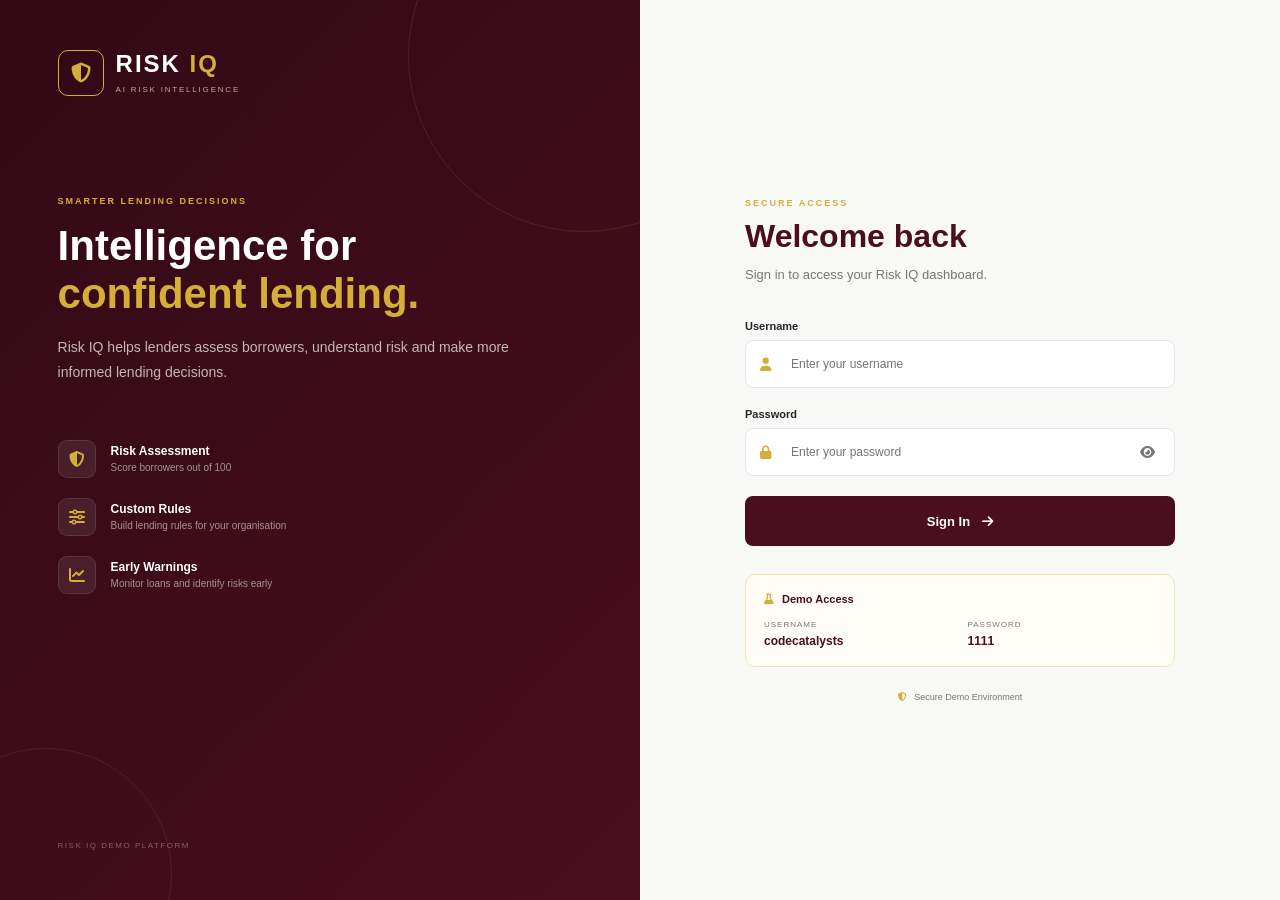
<file: index.html>
<!DOCTYPE html>
<html lang="en">

<head>

    <meta charset="UTF-8">

    <meta
        name="viewport"
        content="width=device-width, initial-scale=1.0"
    >

    <title>Risk IQ | Dashboard</title>

    <link
        rel="stylesheet"
        href="dashboard.css"
    >

    <link
        rel="stylesheet"
        href="https://cdnjs.cloudflare.com/ajax/libs/font-awesome/6.7.2/css/all.min.css"
    >

</head>

<body>

<div class="app">


    <!-- ================= SIDEBAR ================= -->

    <aside class="sidebar" id="sidebar">


        <!-- BRAND -->

        <div class="brand">

            <div class="brand-logo">
                <i class="fa-solid fa-shield-halved"></i>
            </div>

            <div class="brand-text">

                <h1>
                    RISK <span>IQ</span>
                </h1>

                <small>
                    AI RISK INTELLIGENCE
                </small>

            </div>

        </div>


        <!-- SIDEBAR TOGGLE -->

        <button
            class="sidebar-toggle"
            id="sidebarToggle"
            type="button"
        >
            <i class="fa-solid fa-chevron-left"></i>
        </button>


        <!-- NAVIGATION -->

        <nav class="navigation">

            <a
                href="index.html"
                class="nav-item active"
            >
                <i class="fa-solid fa-chart-pie"></i>
                <span>Dashboard</span>
            </a>


            <a
                href="loan-applications.html"
                class="nav-item"
            >
                <i class="fa-solid fa-file-lines"></i>
                <span>Loan Applications</span>
            </a>


            <a
                href="risk-assessment.html"
                class="nav-item"
            >
                <i class="fa-solid fa-shield-halved"></i>
                <span>Risk Assessment</span>
            </a>


            <a
                href="risk-rules.html"
                class="nav-item"
            >
                <i class="fa-solid fa-sliders"></i>
                <span>Risk Rules</span>
            </a>


            <a
                href="monitoring.html"
                class="nav-item"
            >
                <i class="fa-solid fa-tower-broadcast"></i>
                <span>Monitoring</span>
            </a>

        </nav>


        <!-- USER -->

        <div class="sidebar-bottom">

            <div class="admin-profile">

                <div class="avatar">
                    CC
                </div>

                <div class="admin-info">

                    <strong id="sidebarUserName">
                        CodeCatalysts
                    </strong>

                    <small>
                        Risk Intelligence
                    </small>

                </div>

            </div>

        </div>


    </aside>


    <!-- ================= MAIN ================= -->

    <main
        class="main"
        id="main"
    >


        <!-- ================= TOPBAR ================= -->

        <header class="topbar">


            <div class="top-title">

                <p>
                    OVERVIEW / DASHBOARD
                </p>

                <h2>
                    Risk Intelligence Dashboard
                </h2>

            </div>


            <div class="top-actions">


                <div class="live-status">

                    <span></span>

                    SYSTEM LIVE

                </div>


                <div class="top-user">

                    <div class="avatar">
                        CC
                    </div>

                    <div>

                        <strong id="topUserName">
                            CodeCatalysts
                        </strong>

                        <small>
                            Administrator
                        </small>

                    </div>

                </div>


                <button
                    class="logout-btn"
                    id="logoutBtn"
                    type="button"
                    title="Logout"
                >
                    <i class="fa-solid fa-right-from-bracket"></i>
                </button>


            </div>

        </header>


        <!-- ================= CONTENT ================= -->

        <section class="content">


            <!-- ================= WELCOME ================= -->

            <div class="welcome-section">


                <div>

                    <p class="eyebrow">
                        SMARTER LENDING DECISIONS
                    </p>

                    <h1>
                        Welcome back,
                        <span id="welcomeUser">
                            CodeCatalysts
                        </span>
                    </h1>

                    <p class="welcome-text">
                        Monitor borrower risk, track assessments
                        and make confident lending decisions using
                        intelligent risk analysis.
                    </p>

                </div>


                <a
                    href="risk-assessment.html"
                    class="assessment-btn"
                >

                    <i class="fa-solid fa-plus"></i>

                    Run Risk Assessment

                </a>


            </div>


            <!-- ================= KPI CARDS ================= -->

            <div class="kpi-grid">


                <!-- TOTAL -->

                <div class="kpi-card">

                    <div class="kpi-header">

                        <div class="kpi-icon">
                            <i class="fa-solid fa-file-lines"></i>
                        </div>

                        <span>
                            TOTAL ASSESSMENTS
                        </span>

                    </div>

                    <strong id="totalApplications">
                        0
                    </strong>

                    <small>
                        Borrowers assessed
                    </small>

                </div>


                <!-- APPROVED -->

                <div class="kpi-card">

                    <div class="kpi-header">

                        <div class="kpi-icon approved-icon">
                            <i class="fa-solid fa-circle-check"></i>
                        </div>

                        <span>
                            APPROVED
                        </span>

                    </div>

                    <strong id="approvedApplications">
                        0
                    </strong>

                    <small>
                        Low risk applications
                    </small>

                </div>


                <!-- MEDIUM -->

                <div class="kpi-card">

                    <div class="kpi-header">

                        <div class="kpi-icon medium-icon">
                            <i class="fa-solid fa-scale-balanced"></i>
                        </div>

                        <span>
                            MEDIUM RISK
                        </span>

                    </div>

                    <strong id="mediumApplications">
                        0
                    </strong>

                    <small>
                        Requires review
                    </small>

                </div>


                <!-- HIGH -->

                <div class="kpi-card">

                    <div class="kpi-header">

                        <div class="kpi-icon high-icon">
                            <i class="fa-solid fa-triangle-exclamation"></i>
                        </div>

                        <span>
                            HIGH RISK
                        </span>

                    </div>

                    <strong id="highApplications">
                        0
                    </strong>

                    <small>
                        High risk borrowers
                    </small>

                </div>


            </div>


            <!-- ================= MIDDLE SECTION ================= -->

            <div class="dashboard-grid">


                <!-- RECENT ASSESSMENTS -->

                <div class="panel recent-panel">


                    <div class="panel-header">

                        <div>

                            <p class="panel-eyebrow">
                                RECENT ACTIVITY
                            </p>

                            <h3>
                                Recent Assessments
                            </h3>

                        </div>


                        <a
                            href="loan-applications.html"
                            class="view-all"
                        >
                            View All
                            <i class="fa-solid fa-arrow-right"></i>
                        </a>

                    </div>


                    <div
                        id="recentApplications"
                        class="applications-list"
                    >


                        <!-- JavaScript puts applications here -->


                    </div>


                </div>


                <!-- RISK DISTRIBUTION -->

                <div class="panel risk-panel">


                    <div class="panel-header">

                        <div>

                            <p class="panel-eyebrow">
                                RISK OVERVIEW
                            </p>

                            <h3>
                                Risk Distribution
                            </h3>

                        </div>

                    </div>


                    <div class="risk-score-display">

                        <div class="average-score">

                            <strong id="averageScore">
                                0
                            </strong>

                            <span>
                                AVERAGE SCORE
                            </span>

                        </div>

                    </div>


                    <div class="risk-distribution">


                        <!-- LOW -->

                        <div class="distribution-item">

                            <div class="distribution-header">

                                <span>

                                    <i class="fa-solid fa-circle low"></i>

                                    Low Risk

                                </span>

                                <strong id="lowPercent">
                                    0%
                                </strong>

                            </div>


                            <div class="progress-bar">

                                <div
                                    class="progress-fill low-fill"
                                    id="lowBar"
                                ></div>

                            </div>

                        </div>


                        <!-- MEDIUM -->

                        <div class="distribution-item">

                            <div class="distribution-header">

                                <span>

                                    <i class="fa-solid fa-circle medium"></i>

                                    Medium Risk

                                </span>

                                <strong id="mediumPercent">
                                    0%
                                </strong>

                            </div>


                            <div class="progress-bar">

                                <div
                                    class="progress-fill medium-fill"
                                    id="mediumBar"
                                ></div>

                            </div>

                        </div>


                        <!-- HIGH -->

                        <div class="distribution-item">

                            <div class="distribution-header">

                                <span>

                                    <i class="fa-solid fa-circle high"></i>

                                    High Risk

                                </span>

                                <strong id="highPercent">
                                    0%
                                </strong>

                            </div>


                            <div class="progress-bar">

                                <div
                                    class="progress-fill high-fill"
                                    id="highBar"
                                ></div>

                            </div>

                        </div>


                    </div>


                    <div class="score-guide">

                        <p>
                            <strong>75–100</strong>
                            Low Risk
                        </p>

                        <p>
                            <strong>50–74</strong>
                            Medium Risk
                        </p>

                        <p>
                            <strong>0–49</strong>
                            High Risk
                        </p>

                    </div>


                </div>


            </div>


            <!-- ================= BOTTOM SECTION ================= -->

            <div class="bottom-grid">


                <!-- ENGINE -->

                <div class="panel engine-panel">


                    <div class="panel-header">

                        <div>

                            <p class="panel-eyebrow">
                                RISK IQ ENGINE
                            </p>

                            <h3>
                                Engine Status
                            </h3>

                        </div>

                    </div>


                    <div class="engine-list">


                        <div class="engine-item">

                            <div class="engine-icon">

                                <i class="fa-solid fa-sliders"></i>

                            </div>


                            <div>

                                <strong>
                                    Custom Risk Rules
                                </strong>

                                <small id="ruleCount">
                                    0 active rules
                                </small>

                            </div>


                            <span class="status-ready">
                                ACTIVE
                            </span>

                        </div>


                        <div class="engine-item">

                            <div class="engine-icon">

                                <i class="fa-solid fa-shield-check"></i>

                            </div>


                            <div>

                                <strong>
                                    Data Verification
                                </strong>

                                <small>
                                    Ready to check borrower information
                                </small>

                            </div>


                            <span class="status-ready">
                                READY
                            </span>

                        </div>


                        <div class="engine-item">

                            <div class="engine-icon">

                                <i class="fa-solid fa-brain"></i>

                            </div>


                            <div>

                                <strong>
                                    Risk Reasoning
                                </strong>

                                <small>
                                    Explains why each score was given
                                </small>

                            </div>


                            <span class="status-ready">
                                ONLINE
                            </span>

                        </div>


                    </div>


                    <a
                        href="risk-rules.html"
                        class="manage-link"
                    >
                        Manage Risk Rules
                        <i class="fa-solid fa-arrow-right"></i>
                    </a>


                </div>


                <!-- QUICK ACTIONS -->

                <div class="panel quick-panel">


                    <div class="panel-header">

                        <div>

                            <p class="panel-eyebrow">
                                QUICK ACCESS
                            </p>

                            <h3>
                                Get Started
                            </h3>

                        </div>

                    </div>


                    <div class="quick-actions">


                        <a
                            href="risk-assessment.html"
                            class="quick-action"
                        >

                            <div class="quick-icon">

                                <i class="fa-solid fa-user-check"></i>

                            </div>


                            <div>

                                <strong>
                                    Assess a Borrower
                                </strong>

                                <small>
                                    Verify data and calculate risk
                                </small>

                            </div>


                            <i class="fa-solid fa-chevron-right"></i>

                        </a>


                        <a
                            href="loan-applications.html"
                            class="quick-action"
                        >

                            <div class="quick-icon">

                                <i class="fa-solid fa-folder-open"></i>

                            </div>


                            <div>

                                <strong>
                                    Review Applications
                                </strong>

                                <small>
                                    View all assessment decisions
                                </small>

                            </div>


                            <i class="fa-solid fa-chevron-right"></i>

                        </a>


                        <a
                            href="monitoring.html"
                            class="quick-action"
                        >

                            <div class="quick-icon">

                                <i class="fa-solid fa-tower-broadcast"></i>

                            </div>


                            <div>

                                <strong>
                                    Monitoring Alerts
                                </strong>

                                <small>
                                    Track late and at-risk repayments
                                </small>

                            </div>


                            <i class="fa-solid fa-chevron-right"></i>

                        </a>


                    </div>


                </div>


            </div>


            <!-- FOOTER -->

            <div class="dashboard-footer">

                <span>
                    <i class="fa-solid fa-shield-halved"></i>
                    RISK IQ DEMO PLATFORM
                </span>

                <small>
                    AI-Powered Risk Intelligence for Smarter Lending
                </small>

            </div>


        </section>

    </main>


</div>


<!-- ================= JAVASCRIPT ================= -->

<script src="storage.js"></script>
<script src="dashboard.js"></script>

</body>
</html>
</file>
<file: dashboard.css>
:root {

    --burgundy: #4A0E1E;
    --burgundy-dark: #320915;

    --gold: #D4AF37;

    --white: #FFFFFF;
    --background: #F8F8F7;

    --text: #292526;
    --muted: #777777;

    --border: #E8E3E4;

    --green: #2E7D5B;
    --green-bg: #EDF7F1;

    --orange: #C98512;
    --orange-bg: #FFF6E5;

    --red: #B84040;
    --red-bg: #FFF1F1;
}


/* ================= RESET ================= */

* {
    box-sizing: border-box;
    margin: 0;
    padding: 0;
}


body {
    font-family: Arial, sans-serif;
    background: var(--background);
    color: var(--text);
}


a {
    text-decoration: none;
}


/* ================= APP ================= */

.app {
    min-height: 100vh;
}


/* ================= SIDEBAR ================= */

.sidebar {

    position: fixed;

    top: 0;
    left: 0;

    width: 250px;
    height: 100vh;

    background:
        linear-gradient(
            180deg,
            var(--burgundy-dark),
            var(--burgundy)
        );

    color: white;

    padding: 24px 16px;

    display: flex;
    flex-direction: column;

    transition: 0.25s ease;

    z-index: 100;
}


.brand {

    display: flex;
    align-items: center;

    gap: 11px;

    padding: 5px 12px 35px;
}


/* SMALL LOGO */

.brand-logo {

    width: 38px;
    height: 38px;

    border: 1px solid var(--gold);

    border-radius: 9px;

    display: grid;
    place-items: center;

    color: var(--gold);

    font-size: 17px;

    flex-shrink: 0;
}


.brand-text h1 {

    font-size: 20px;

    letter-spacing: 1.5px;
}


.brand-text h1 span {
    color: var(--gold);
}


.brand-text small {

    display: block;

    color: rgba(255,255,255,0.55);

    font-size: 7px;

    letter-spacing: 1.4px;

    margin-top: 3px;
}


/* ================= TOGGLE ================= */

.sidebar-toggle {

    position: absolute;

    right: -12px;
    top: 80px;

    width: 25px;
    height: 25px;

    border-radius: 50%;

    border: 1px solid var(--border);

    background: white;

    color: var(--burgundy);

    cursor: pointer;

    z-index: 5;
}


/* ================= NAV ================= */

.navigation {

    display: flex;
    flex-direction: column;

    gap: 6px;
}


.nav-item {

    color: rgba(255,255,255,0.65);

    padding: 12px 14px;

    border-radius: 8px;

    display: flex;
    align-items: center;

    gap: 13px;

    font-size: 12px;

    transition: 0.2s;
}


.nav-item i {
    width: 18px;
    text-align: center;
}


.nav-item:hover {

    background: rgba(255,255,255,0.08);

    color: white;
}


.nav-item.active {

    background: white;

    color: var(--burgundy);

    font-weight: bold;
}


/* ================= SIDEBAR USER ================= */

.sidebar-bottom {
    margin-top: auto;
}


.admin-profile {

    border-top: 1px solid rgba(255,255,255,0.12);

    padding: 18px 10px 5px;

    display: flex;
    align-items: center;

    gap: 10px;
}


.avatar {

    width: 36px;
    height: 36px;

    border-radius: 50%;

    background: var(--gold);

    color: var(--burgundy);

    display: grid;
    place-items: center;

    font-size: 11px;
    font-weight: bold;

    flex-shrink: 0;
}


.admin-info strong,
.admin-info small {

    display: block;
}


.admin-info strong {
    font-size: 11px;
}


.admin-info small {

    color: rgba(255,255,255,0.5);

    font-size: 8px;

    margin-top: 3px;
}


/* ================= MAIN ================= */

.main {

    margin-left: 250px;

    min-height: 100vh;

    transition: 0.25s ease;
}


/* ================= TOPBAR ================= */

.topbar {

    height: 78px;

    background: white;

    border-bottom: 1px solid var(--border);

    padding: 0 38px;

    display: flex;
    align-items: center;
    justify-content: space-between;
}


.top-title p {

    color: var(--muted);

    font-size: 8px;

    letter-spacing: 1.2px;
}


.top-title h2 {

    color: var(--burgundy);

    font-size: 19px;

    margin-top: 5px;
}


.top-actions {

    display: flex;
    align-items: center;

    gap: 18px;
}


.live-status {

    background: var(--green-bg);

    color: var(--green);

    padding: 8px 11px;

    border-radius: 20px;

    font-size: 8px;
    font-weight: bold;

    letter-spacing: 0.8px;

    display: flex;
    align-items: center;

    gap: 7px;
}


.live-status span {

    width: 6px;
    height: 6px;

    background: var(--green);

    border-radius: 50%;
}


.top-user {

    display: flex;
    align-items: center;

    gap: 9px;

    padding-left: 18px;

    border-left: 1px solid var(--border);
}


.top-user strong,
.top-user small {

    display: block;
}


.top-user strong {
    font-size: 10px;
}


.top-user small {

    color: var(--muted);

    font-size: 8px;

    margin-top: 3px;
}


.logout-btn {

    width: 35px;
    height: 35px;

    border: 1px solid var(--border);

    background: white;

    border-radius: 7px;

    color: var(--burgundy);

    cursor: pointer;

    transition: 0.2s;
}


.logout-btn:hover {

    background: var(--burgundy);

    color: white;
}


/* ================= CONTENT ================= */

.content {

    padding: 34px 38px 40px;

    max-width: 1600px;
}


/* ================= WELCOME ================= */

.welcome-section {

    display: flex;
    justify-content: space-between;
    align-items: flex-end;

    gap: 20px;

    margin-bottom: 30px;
}


.eyebrow,
.panel-eyebrow {

    color: var(--gold);

    font-size: 8px;
    font-weight: bold;

    letter-spacing: 1.5px;
}


.welcome-section h1 {

    color: var(--burgundy);

    font-size: 28px;

    margin: 8px 0;
}


.welcome-section h1 span {
    color: var(--gold);
}


.welcome-text {

    color: var(--muted);

    font-size: 11px;

    line-height: 1.6;

    max-width: 570px;
}


.assessment-btn {

    background: var(--burgundy);

    color: white;

    padding: 13px 18px;

    border-radius: 8px;

    font-size: 11px;
    font-weight: bold;

    display: flex;
    align-items: center;

    gap: 9px;

    white-space: nowrap;

    transition: 0.2s;
}


.assessment-btn:hover {

    background: var(--burgundy-dark);

    transform: translateY(-2px);
}


/* ================= KPI ================= */

.kpi-grid {

    display: grid;

    grid-template-columns: repeat(4, 1fr);

    gap: 15px;

    margin-bottom: 20px;
}


.kpi-card {

    background: white;

    border: 1px solid var(--border);

    border-radius: 11px;

    padding: 19px;

    transition: 0.2s;
}


.kpi-card:hover {

    transform: translateY(-3px);

    box-shadow:
        0 8px 20px rgba(74,14,30,0.06);
}


.kpi-header {

    display: flex;
    align-items: center;

    gap: 10px;
}


.kpi-header > span {

    color: var(--muted);

    font-size: 8px;

    letter-spacing: 1px;
}


.kpi-icon {

    width: 32px;
    height: 32px;

    background: #F5EDF0;

    color: var(--burgundy);

    border-radius: 8px;

    display: grid;
    place-items: center;

    font-size: 13px;
}


.approved-icon {

    background: var(--green-bg);

    color: var(--green);
}


.medium-icon {

    background: var(--orange-bg);

    color: var(--orange);
}


.high-icon {

    background: var(--red-bg);

    color: var(--red);
}


.kpi-card > strong {

    display: block;

    color: var(--burgundy);

    font-size: 29px;

    margin: 17px 0 5px;
}


.kpi-card > small {

    color: var(--muted);

    font-size: 9px;
}


/* ================= GRID ================= */

.dashboard-grid,
.bottom-grid {

    display: grid;

    grid-template-columns: 1.35fr 1fr;

    gap: 18px;

    margin-bottom: 18px;
}


.panel {

    background: white;

    border: 1px solid var(--border);

    border-radius: 11px;

    padding: 21px;
}


/* ================= PANEL HEADER ================= */

.panel-header {

    display: flex;
    align-items: flex-start;
    justify-content: space-between;

    margin-bottom: 20px;
}


.panel-header h3 {

    color: var(--burgundy);

    font-size: 15px;

    margin-top: 5px;
}


.view-all {

    color: var(--burgundy);

    font-size: 9px;
    font-weight: bold;

    display: flex;
    align-items: center;

    gap: 6px;
}


.view-all i {
    color: var(--gold);
}


/* ================= APPLICATION LIST ================= */

.applications-list {

    display: flex;
    flex-direction: column;

    gap: 9px;
}


.application-row {

    border: 1px solid var(--border);

    border-radius: 8px;

    padding: 12px;

    display: grid;

    grid-template-columns: 1fr auto auto;

    align-items: center;

    gap: 15px;
}


.borrower-name {

    color: var(--text);

    font-size: 11px;
}


.borrower-name small {

    display: block;

    color: var(--muted);

    font-size: 8px;

    margin-top: 4px;
}


.score-box {

    text-align: center;
}


.score-box strong {

    color: var(--burgundy);

    font-size: 15px;
}


.score-box small {

    display: block;

    color: var(--muted);

    font-size: 7px;

    margin-top: 2px;
}


.risk-badge {

    padding: 6px 9px;

    border-radius: 20px;

    font-size: 7px;
    font-weight: bold;

    white-space: nowrap;
}


.low-risk {

    background: var(--green-bg);

    color: var(--green);
}


.medium-risk {

    background: var(--orange-bg);

    color: var(--orange);
}


.high-risk {

    background: var(--red-bg);

    color: var(--red);
}


/* EMPTY */

.empty-state {

    text-align: center;

    padding: 45px 20px;

    border: 1px dashed var(--border);

    border-radius: 9px;
}


.empty-state i {

    color: var(--gold);

    font-size: 25px;

    margin-bottom: 13px;
}


.empty-state h4 {

    color: var(--burgundy);

    font-size: 13px;

    margin-bottom: 7px;
}


.empty-state p {

    color: var(--muted);

    font-size: 9px;

    line-height: 1.6;
}


/* ================= RISK PANEL ================= */

.risk-score-display {

    display: flex;
    justify-content: center;

    margin: 10px 0 25px;
}


.average-score {

    width: 105px;
    height: 105px;

    border-radius: 50%;

    border: 7px solid var(--gold);

    display: flex;
    flex-direction: column;

    align-items: center;
    justify-content: center;
}


.average-score strong {

    color: var(--burgundy);

    font-size: 30px;
}


.average-score span {

    color: var(--muted);

    font-size: 7px;

    margin-top: 3px;
}


/* DISTRIBUTION */

.risk-distribution {

    display: flex;
    flex-direction: column;

    gap: 17px;
}


.distribution-header {

    display: flex;
    justify-content: space-between;

    margin-bottom: 7px;

    font-size: 9px;
}


.distribution-header i {

    font-size: 8px;

    margin-right: 5px;
}


.low {
    color: var(--green);
}


.medium {
    color: var(--orange);
}


.high {
    color: var(--red);
}


.progress-bar {

    height: 7px;

    background: #EEEEEE;

    border-radius: 20px;

    overflow: hidden;
}


.progress-fill {

    height: 100%;

    border-radius: 20px;

    width: 0%;

    transition: width 0.5s ease;
}


.low-fill {
    background: var(--green);
}


.medium-fill {
    background: var(--orange);
}


.high-fill {
    background: var(--red);
}


/* SCORE GUIDE */

.score-guide {

    display: flex;

    justify-content: space-between;

    gap: 5px;

    margin-top: 25px;

    padding-top: 16px;

    border-top: 1px solid var(--border);
}


.score-guide p {

    color: var(--muted);

    font-size: 8px;
}


.score-guide strong {

    color: var(--burgundy);

    display: block;

    margin-bottom: 4px;
}


/* ================= ENGINE ================= */

.engine-list {

    display: flex;
    flex-direction: column;

    gap: 10px;
}


.engine-item {

    display: flex;
    align-items: center;

    gap: 11px;

    padding: 12px;

    border: 1px solid var(--border);

    border-radius: 8px;
}


.engine-icon {

    width: 35px;
    height: 35px;

    background: #F7F0F2;

    color: var(--burgundy);

    border-radius: 8px;

    display: grid;
    place-items: center;
}


.engine-item > div:nth-child(2) {

    flex: 1;
}


.engine-item strong,
.engine-item small {

    display: block;
}


.engine-item strong {

    font-size: 10px;
}


.engine-item small {

    color: var(--muted);

    font-size: 8px;

    margin-top: 4px;
}


.status-ready {

    background: var(--green-bg);

    color: var(--green);

    padding: 5px 7px;

    border-radius: 15px;

    font-size: 6px;
    font-weight: bold;
}


.manage-link {

    display: flex;
    justify-content: center;

    align-items: center;

    gap: 7px;

    color: var(--burgundy);

    font-size: 10px;
    font-weight: bold;

    margin-top: 17px;
}


/* ================= QUICK ACTIONS ================= */

.quick-actions {

    display: flex;
    flex-direction: column;

    gap: 10px;
}


.quick-action {

    border: 1px solid var(--border);

    border-radius: 8px;

    padding: 13px;

    display: flex;
    align-items: center;

    gap: 12px;

    color: var(--text);

    transition: 0.2s;
}


.quick-action:hover {

    border-color: var(--gold);

    transform: translateX(3px);
}


.quick-icon {

    width: 36px;
    height: 36px;

    background: #F7F0F2;

    color: var(--burgundy);

    border-radius: 8px;

    display: grid;
    place-items: center;
}


.quick-action > div:nth-child(2) {

    flex: 1;
}


.quick-action strong,
.quick-action small {

    display: block;
}


.quick-action strong {

    font-size: 10px;
}


.quick-action small {

    color: var(--muted);

    font-size: 8px;

    margin-top: 4px;
}


.quick-action > i {

    color: var(--gold);

    font-size: 9px;
}


/* ================= FOOTER ================= */

.dashboard-footer {

    display: flex;
    justify-content: space-between;

    padding-top: 15px;

    color: var(--muted);

    font-size: 8px;
}


.dashboard-footer span i {

    color: var(--gold);

    margin-right: 5px;
}


/* ================= COLLAPSED ================= */

.sidebar.collapsed {

    width: 72px;
}


.sidebar.collapsed .brand-text,
.sidebar.collapsed .nav-item span,
.sidebar.collapsed .admin-info {

    display: none;
}


.sidebar.collapsed .brand,
.sidebar.collapsed .nav-item,
.sidebar.collapsed .admin-profile {

    justify-content: center;
}


.main.collapsed {

    margin-left: 72px;
}


/* ================= RESPONSIVE ================= */

@media (max-width: 1100px) {

    .kpi-grid {
        grid-template-columns: 1fr 1fr;
    }


    .dashboard-grid,
    .bottom-grid {
        grid-template-columns: 1fr;
    }

}


@media (max-width: 750px) {

    .sidebar {
        width: 72px;
    }


    .brand-text,
    .nav-item span,
    .admin-info {
        display: none;
    }


    .brand,
    .nav-item,
    .admin-profile {
        justify-content: center;
    }


    .main {
        margin-left: 72px;
    }


    .topbar {
        padding: 0 20px;
    }


    .content {
        padding: 25px 20px;
    }


    .top-user,
    .live-status {
        display: none;
    }


    .welcome-section {
        align-items: flex-start;
        flex-direction: column;
    }

}


@media (max-width: 500px) {

    .kpi-grid {
        grid-template-columns: 1fr;
    }


    .application-row {
        grid-template-columns: 1fr;
    }


    .score-guide {
        flex-direction: column;

        gap: 10px;
    }


    .dashboard-footer {
        flex-direction: column;

        gap: 7px;
    }

}
</file>
<file: loan-application.css>
/* ================= STATUS ================= */

.status {
    font-size: 8px;
    padding: 5px 8px;
    border-radius: 20px;
}

.status.good {
    background: #edf7f1;
    color: var(--green);
}

/* ADD THESE */

.status.bad {
    background: #fff0f0;
    color: var(--red);
}

.status.review {
    background: #fff8df;
    color: #876d14;
}

.empty-state {
    grid-column: 1 / -1;
}
</file>
<file: login.css>
:root {
    --burgundy: #4A0E1E;
    --burgundy-dark: #320915;
    --gold: #D4AF37;

    --white: #FFFFFF;
    --background: #F8F8F7;

    --text: #292526;
    --muted: #777777;
    --border: #E8E3E4;

    --error: #B84040;
    --error-bg: #FFF1F1;
}


/* ================= RESET ================= */

* {
    box-sizing: border-box;
    margin: 0;
    padding: 0;
}


body {
    font-family: Arial, sans-serif;
    background: var(--background);
    color: var(--text);
}


/* ================= PAGE ================= */

.login-page {
    min-height: 100vh;

    display: grid;

    grid-template-columns: 1fr 1fr;
}


/* ================= BRANDING ================= */

.login-branding {
    background:
        linear-gradient(
            135deg,
            var(--burgundy-dark),
            var(--burgundy)
        );

    color: var(--white);

    padding: 50px 9%;

    display: flex;
    flex-direction: column;
    justify-content: space-between;

    position: relative;

    overflow: hidden;
}


.login-branding::before {
    content: "";

    position: absolute;

    width: 350px;
    height: 350px;

    border: 1px solid rgba(212, 175, 55, 0.15);

    border-radius: 50%;

    top: -120px;
    right: -120px;
}


.login-branding::after {
    content: "";

    position: absolute;

    width: 250px;
    height: 250px;

    border: 1px solid rgba(255, 255, 255, 0.08);

    border-radius: 50%;

    bottom: -100px;
    left: -80px;
}


.branding-content,
.branding-footer {
    position: relative;
    z-index: 1;
}


/* ================= SMALL LOGO ================= */

.logo-row {
    display: flex;
    align-items: center;
    gap: 12px;
}


.login-logo {
    width: 46px;
    height: 46px;

    border: 1px solid var(--gold);

    border-radius: 10px;

    display: grid;
    place-items: center;

    color: var(--gold);

    font-size: 20px;
}


.logo-text h1 {
    font-size: 24px;

    letter-spacing: 2px;
}


.logo-text h1 span {
    color: var(--gold);
}


.logo-text small {
    color: rgba(255, 255, 255, 0.65);

    font-size: 8px;

    letter-spacing: 1.8px;
}


/* ================= BRAND MESSAGE ================= */

.branding-message {
    margin-top: 100px;
}


.eyebrow {
    color: var(--gold);

    font-size: 9px;
    font-weight: bold;

    letter-spacing: 2px;
}


.branding-message h2 {
    font-size: 42px;

    line-height: 1.15;

    margin: 16px 0;
}


.branding-message h2 span {
    color: var(--gold);

    display: block;
}


.branding-message > p:last-child {
    max-width: 500px;

    color: rgba(255, 255, 255, 0.7);

    font-size: 14px;

    line-height: 1.8;
}


/* ================= FEATURES ================= */

.feature-list {
    margin-top: 55px;

    display: flex;
    flex-direction: column;

    gap: 20px;
}


.feature {
    display: flex;

    align-items: center;

    gap: 15px;
}


.feature-icon {
    width: 38px;
    height: 38px;

    background: rgba(255, 255, 255, 0.08);

    border: 1px solid rgba(255, 255, 255, 0.1);

    border-radius: 9px;

    display: grid;
    place-items: center;

    color: var(--gold);
}


.feature strong,
.feature small {
    display: block;
}


.feature strong {
    font-size: 12px;
}


.feature small {
    color: rgba(255, 255, 255, 0.55);

    font-size: 10px;

    margin-top: 4px;
}


.branding-footer {
    color: rgba(255, 255, 255, 0.35);

    font-size: 8px;

    letter-spacing: 1.5px;
}


/* ================= LOGIN SIDE ================= */

.login-section {
    display: flex;

    align-items: center;
    justify-content: center;

    padding: 40px;
}


.login-card {
    width: 100%;
    max-width: 430px;
}


.login-heading {
    margin-bottom: 35px;
}


.login-heading h2 {
    color: var(--burgundy);

    font-size: 32px;

    margin: 10px 0;
}


.login-heading > p:last-child {
    color: var(--muted);

    font-size: 13px;

    line-height: 1.6;
}


/* ================= FORM ================= */

.form-group {
    margin-bottom: 20px;
}


.form-group label {
    display: block;

    color: var(--text);

    font-size: 11px;
    font-weight: bold;

    margin-bottom: 8px;
}


.input-wrapper {
    position: relative;
}


.input-wrapper > i {
    position: absolute;

    left: 15px;
    top: 50%;

    transform: translateY(-50%);

    color: var(--gold);

    font-size: 13px;
}


.input-wrapper input {
    width: 100%;

    height: 48px;

    padding: 0 45px;

    border: 1px solid var(--border);

    border-radius: 8px;

    background: var(--white);

    outline: none;

    font-size: 12px;

    transition: 0.2s;
}


.input-wrapper input:focus {
    border-color: var(--gold);

    box-shadow:
        0 0 0 3px
        rgba(212, 175, 55, 0.1);
}


.show-password {
    position: absolute;

    right: 12px;
    top: 50%;

    transform: translateY(-50%);

    border: none;

    background: none;

    color: var(--muted);

    cursor: pointer;

    padding: 8px;
}


/* ================= ERROR ================= */

.login-error {
    display: none;

    align-items: center;

    gap: 9px;

    background: var(--error-bg);

    color: var(--error);

    border: 1px solid #F3CACA;

    border-radius: 8px;

    padding: 12px;

    margin-bottom: 18px;

    font-size: 11px;
}


.login-error.show {
    display: flex;
}


/* ================= BUTTON ================= */

.login-button {
    width: 100%;

    height: 50px;

    border: none;

    border-radius: 8px;

    background: var(--burgundy);

    color: var(--white);

    cursor: pointer;

    font-size: 13px;
    font-weight: bold;

    display: flex;

    align-items: center;
    justify-content: center;

    gap: 12px;

    transition: 0.2s;
}


.login-button:hover {
    background: var(--burgundy-dark);

    transform: translateY(-1px);
}


.login-button:active {
    transform: translateY(0);
}


/* ================= DEMO ================= */

.demo-box {
    margin-top: 28px;

    background: #FFFDF5;

    border: 1px solid #F0E3AF;

    border-radius: 10px;

    padding: 18px;
}


.demo-title {
    color: var(--burgundy);

    font-size: 11px;
    font-weight: bold;

    display: flex;
    align-items: center;

    gap: 8px;

    margin-bottom: 15px;
}


.demo-title i {
    color: var(--gold);
}


.demo-details {
    display: grid;

    grid-template-columns: 1fr 1fr;

    gap: 15px;
}


.demo-details span,
.demo-details strong {
    display: block;
}


.demo-details span {
    color: var(--muted);

    font-size: 8px;

    letter-spacing: 1px;
}


.demo-details strong {
    color: var(--burgundy);

    font-size: 12px;

    margin-top: 5px;
}


.login-footer {
    text-align: center;

    color: var(--muted);

    font-size: 9px;

    margin-top: 25px;
}


.login-footer i {
    color: var(--gold);

    margin-right: 5px;
}


/* ================= RESPONSIVE ================= */

@media (max-width: 850px) {

    .login-page {
        grid-template-columns: 1fr;
    }


    .login-branding {
        min-height: auto;

        padding: 35px 30px;
    }


    .branding-message,
    .feature-list,
    .branding-footer {
        display: none;
    }


    .login-section {
        padding: 45px 25px;
    }

}


@media (max-width: 450px) {

    .login-section {
        padding: 35px 18px;
    }


    .login-heading h2 {
        font-size: 27px;
    }


    .demo-details {
        grid-template-columns: 1fr;
    }

}
</file>
<file: monitoring.css>

</file>
<file: risk-rules.css>
:root {
    --burgundy: #4A0E1E;
    --gold: #D4AF37;
    --white: #ffffff;
    --bg: #F8F8F7;
    --text: #292526;
    --muted: #777;
    --border: #E8E3E4;
    --green: #2E7D5B;
    --red: #B84040;
}

* {
    box-sizing: border-box;
    margin: 0;
    padding: 0;
}

body {
    font-family: Arial, sans-serif;
    background: var(--bg);
    color: var(--text);
}

.app {
    min-height: 100vh;
}

/* ================= SIDEBAR ================= */

.sidebar {
    width: 250px;
    height: 100vh;
    position: fixed;
    left: 0;
    top: 0;
    background: var(--burgundy);
    color: white;
    padding: 24px 16px;
    display: flex;
    flex-direction: column;
    transition: .25s ease;
    z-index: 100;
}

.brand {
    display: flex;
    align-items: center;
    gap: 12px;
    padding: 4px 12px 30px;
}

.brand img {
    width: 38px;
    height: 38px;
    object-fit: contain;
}

.brand h1 {
    font-size: 20px;
    letter-spacing: 1.5px;
}

.brand span {
    display: block;
    color: var(--gold);
    font-size: 7px;
    letter-spacing: 1px;
    margin-top: 3px;
}

.navigation {
    display: flex;
    flex-direction: column;
    gap: 5px;
}

.nav-item {
    color: #ffffffb5;
    padding: 12px 14px;
    border-radius: 8px;
    display: flex;
    align-items: center;
    gap: 13px;
    font-size: 13px;
    transition: .2s;
}

.nav-item:hover {
    background: #ffffff12;
    color: white;
}

.nav-item.active {
    background: white;
    color: var(--burgundy);
}

.sidebar-bottom {
    margin-top: auto;
}

.admin-profile {
    border-top: 1px solid #ffffff20;
    padding: 18px 10px;
    display: flex;
    align-items: center;
    gap: 10px;
}

.admin-profile div:nth-child(2) {
    flex: 1;
}

.admin-profile strong,
.admin-profile small {
    display: block;
}

.admin-profile strong {
    font-size: 12px;
}

.admin-profile small {
    color: #ffffff80;
    font-size: 9px;
}

.avatar {
    width: 34px;
    height: 34px;
    border-radius: 50%;
    background: var(--gold);
    color: var(--burgundy);
    display: grid;
    place-items: center;
    font-size: 11px;
    font-weight: bold;
}

.sidebar-toggle {
    position: absolute;
    right: -12px;
    top: 78px;
    width: 24px;
    height: 24px;
    border-radius: 50%;
    border: 1px solid var(--border);
    background: white;
    color: var(--burgundy);
    cursor: pointer;
}

.sidebar.collapsed {
    width: 72px;
}

.sidebar.collapsed .brand div,
.sidebar.collapsed .nav-item span,
.sidebar.collapsed .admin-profile div:nth-child(2),
.sidebar.collapsed .admin-profile > i {
    display: none;
}

.sidebar.collapsed .brand,
.sidebar.collapsed .nav-item,
.sidebar.collapsed .admin-profile {
    justify-content: center;
}

/* ================= MAIN ================= */

.main {
    margin-left: 250px;
    transition: .25s ease;
}

.main.collapsed {
    margin-left: 72px;
}

/* ================= TOPBAR ================= */

.topbar {
    height: 78px;
    background: white;
    border-bottom: 1px solid var(--border);
    padding: 0 38px;
    display: flex;
    align-items: center;
    justify-content: space-between;
}

.breadcrumb {
    color: var(--muted);
    font-size: 10px;
}

.page-title h2 {
    color: var(--burgundy);
    font-size: 20px;
    margin-top: 4px;
}

.top-actions {
    display: flex;
    align-items: center;
    gap: 10px;
}

.icon-button {
    width: 38px;
    height: 38px;
    border: 1px solid var(--border);
    background: white;
    border-radius: 8px;
    color: var(--muted);
    cursor: pointer;
}

.icon-button:hover {
    border-color: var(--gold);
    color: var(--burgundy);
}

/* ================= CONTENT ================= */

.content {
    padding: 34px 38px 60px;
}

.page-header {
    display: flex;
    justify-content: space-between;
    align-items: flex-end;
    margin-bottom: 28px;
}

.eyebrow {
    color: var(--gold);
    font-size: 9px;
    font-weight: bold;
    letter-spacing: 1.5px;
}

.page-header h1 {
    color: var(--burgundy);
    font-size: 29px;
    margin: 6px 0;
}

.page-header p:last-child {
    color: var(--muted);
    font-size: 11px;
}

/* ================= SUMMARY ================= */

.rule-summary {
    display: grid;
    grid-template-columns: repeat(3, 1fr);
    gap: 14px;
    margin-bottom: 25px;
}

.summary-card {
    background: white;
    border: 1px solid var(--border);
    border-radius: 11px;
    padding: 18px;
}

.summary-card span {
    color: var(--muted);
    font-size: 9px;
}

.summary-card strong {
    display: block;
    color: var(--burgundy);
    font-size: 25px;
    margin-top: 8px;
}

/* ================= RULE BUILDER ================= */

.rule-builder {
    background: white;
    border: 1px solid var(--border);
    border-radius: 12px;
    padding: 22px;
    margin-bottom: 22px;
}

.panel-heading {
    display: flex;
    align-items: center;
    gap: 12px;
    margin-bottom: 20px;
}

.panel-icon {
    width: 38px;
    height: 38px;
    border-radius: 9px;
    background: #fff8df;
    color: var(--gold);
    display: grid;
    place-items: center;
}

.panel-heading h3 {
    color: var(--burgundy);
    font-size: 15px;
}

.panel-heading p {
    color: var(--muted);
    font-size: 9px;
    margin-top: 4px;
}

.rule-form {
    display: grid;
    grid-template-columns: 1.3fr 1fr 1fr .7fr auto;
    gap: 12px;
    align-items: end;
}

.form-group label {
    display: block;
    color: var(--muted);
    font-size: 9px;
    margin-bottom: 7px;
}

.form-group input,
.form-group select {
    width: 100%;
    height: 40px;
    border: 1px solid var(--border);
    border-radius: 7px;
    padding: 0 11px;
    background: white;
    font-size: 10px;
    outline: none;
}

.form-group input:focus,
.form-group select:focus {
    border-color: var(--gold);
}

.add-rule-button {
    height: 40px;
    border: 0;
    border-radius: 7px;
    padding: 0 18px;
    background: var(--burgundy);
    color: white;
    font-size: 10px;
    font-weight: bold;
    cursor: pointer;
}

.add-rule-button:hover {
    background: #64152b;
}

/* ================= RULES ================= */

.rules-panel {
    background: white;
    border: 1px solid var(--border);
    border-radius: 12px;
    overflow: hidden;
}

.rules-header {
    padding: 20px 22px;
    border-bottom: 1px solid var(--border);
}

.rules-header h3 {
    color: var(--burgundy);
    font-size: 15px;
}

.rules-header p {
    color: var(--muted);
    font-size: 9px;
    margin-top: 4px;
}

.rule-list {
    display: flex;
    flex-direction: column;
}

.rule-card {
    display: grid;
    grid-template-columns: 1fr 140px 90px 40px;
    gap: 18px;
    align-items: center;
    padding: 17px 22px;
    border-bottom: 1px solid var(--border);
}

.rule-card:last-child {
    border-bottom: 0;
}

.rule-name {
    color: var(--burgundy);
    font-size: 11px;
    font-weight: bold;
}

.rule-description {
    color: var(--muted);
    font-size: 9px;
    margin-top: 5px;
}

.rule-condition {
    color: var(--text);
    font-size: 9px;
}

.rule-points {
    color: var(--green);
    font-size: 11px;
    font-weight: bold;
    text-align: center;
}

.delete-rule {
    width: 32px;
    height: 32px;
    border: 1px solid #f0dede;
    background: #fff5f5;
    color: var(--red);
    border-radius: 7px;
    cursor: pointer;
}

.delete-rule:hover {
    background: #ffe8e8;
}

/* ================= INFO ================= */

.rules-info {
    margin-top: 18px;
    padding: 18px 20px;
    background: var(--burgundy);
    color: white;
    border-radius: 11px;
    display: flex;
    gap: 13px;
    align-items: flex-start;
}

.rules-info i {
    color: var(--gold);
    margin-top: 2px;
}

.rules-info strong {
    display: block;
    font-size: 11px;
    margin-bottom: 5px;
}

.rules-info p {
    color: #ffffffaa;
    font-size: 9px;
    line-height: 1.6;
}

/* ================= EMPTY ================= */

.empty-state {
    padding: 40px;
    text-align: center;
    color: var(--muted);
    font-size: 10px;
}

/* ================= RESPONSIVE ================= */

@media (max-width: 1000px) {
    .rule-form {
        grid-template-columns: 1fr 1fr;
    }

    .add-rule-button {
        width: 100%;
    }

    .rule-card {
        grid-template-columns: 1fr 120px 70px 40px;
    }
}

@media (max-width: 700px) {
    .sidebar {
        width: 72px;
    }

    .sidebar .brand div,
    .sidebar .nav-item span,
    .sidebar .admin-profile div:nth-child(2),
    .sidebar .admin-profile > i {
        display: none;
    }

    .sidebar .brand,
    .sidebar .nav-item,
    .sidebar .admin-profile {
        justify-content: center;
    }

    .main {
        margin-left: 72px;
    }

    .content {
        padding: 25px 18px;
    }

    .topbar {
        padding: 0 18px;
    }

    .rule-summary {
        grid-template-columns: 1fr;
    }

    .rule-form {
        grid-template-columns: 1fr;
    }

    .rule-card {
        grid-template-columns: 1fr;
        gap: 10px;
    }

    .rule-points {
        text-align: left;
    }
}
</file>
